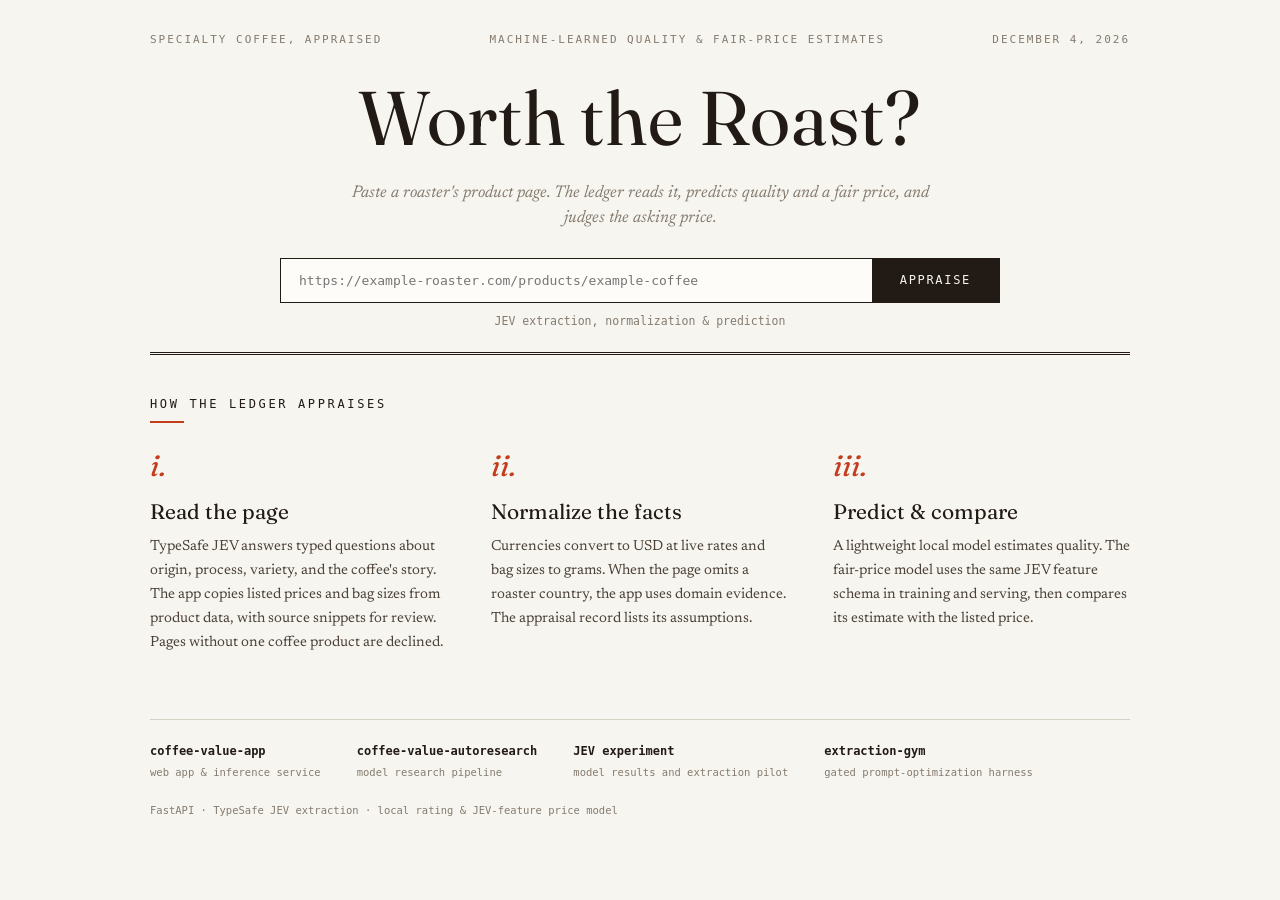
<file: static/index.html>
<!doctype html>
<html lang="en">
  <head>
    <meta charset="utf-8" />
    <meta name="viewport" content="width=device-width, initial-scale=1" />
    <title>Worth the Roast?</title>
    <link rel="preconnect" href="https://fonts.googleapis.com" />
    <link rel="preconnect" href="https://fonts.gstatic.com" crossorigin />
    <link
      href="https://fonts.googleapis.com/css2?family=Fraunces:ital,opsz,wght@0,9..144,300..700;1,9..144,300..700&family=Newsreader:ital,opsz,wght@0,6..72,400..600;1,6..72,400..600&display=swap"
      rel="stylesheet"
    />
    <link rel="stylesheet" href="/static/styles.css?v=ledger3" />
  </head>
  <body>
    <div class="sheet">
      <header class="masthead">
        <div class="issue-line">
          <span>Specialty Coffee, Appraised</span>
          <span>Machine-learned quality &amp; fair-price estimates</span>
          <span id="issueDate">—</span>
        </div>
        <h1>Worth the Roast?</h1>
        <p class="sub">Paste a roaster's product page. The ledger reads it, predicts quality and a fair price, and judges the asking price.</p>
        <form class="subscribe" id="analyzeForm">
          <input
            id="urlInput"
            name="url"
            type="url"
            placeholder="https://example-roaster.com/products/example-coffee"
            autocomplete="url"
            required
          />
          <button type="submit" id="analyzeButton">Appraise</button>
        </form>
        <p class="subscribe-note" id="statusNote">JEV extraction, normalization &amp; prediction</p>
      </header>

      <section class="appraisal hidden" id="appraisal">
        <div class="headline" id="headline">
          <div class="headline-copy">
            <p class="kicker" id="kicker">The Verdict</p>
            <h2 class="verdict" id="verdictHead">Appraising…</h2>
            <p class="dek" id="verdictDek"></p>
            <p class="caveat hidden" id="caveat"></p>
          </div>
          <aside class="score-block" id="scoreBlock">
            <div class="label">Predicted Rating</div>
            <div class="score"><span id="scoreValue">—</span><small>/100</small></div>
            <div class="grade" id="scoreGrade">—</div>
            <div class="interval" id="scoreInterval">—</div>
          </aside>
        </div>

        <div class="columns" id="columns">
          <div>
            <h3 class="col-title">Tasting &amp; Provenance</h3>
            <table class="ledger" id="ledgerTable"></table>
          </div>
          <div>
            <h3 class="col-title">The Price Question</h3>
            <div class="tariff">
              <div class="tariff-row">
                <div class="name">Listed price<small id="listedMeta">—</small></div>
                <div class="amt" id="listedAmt">—</div>
              </div>
              <div class="tariff-row">
                <div class="name">Predicted fair price<small id="fairMeta">—</small></div>
                <div class="amt" id="fairAmt">—</div>
              </div>
              <div class="tariff-row result">
                <div class="name">Premium over fair<small>listed vs. predicted fair price</small></div>
                <div class="amt" id="premiumAmt">—</div>
              </div>
              <div class="scale hidden" id="priceScale" role="img">
                <div class="scale-track">
                  <span class="scale-band"></span>
                  <span class="scale-tick" style="left: 0"></span>
                  <span class="scale-tick" style="left: 30%"></span>
                  <span class="scale-tick" style="left: 50%"></span>
                  <span class="scale-tick" style="left: 70%"></span>
                  <span class="scale-tick" style="left: 100%"></span>
                  <span class="scale-needle" id="scaleNeedle"></span>
                </div>
                <div class="scale-labels">
                  <span class="lo">−50% under</span>
                  <span class="mid">fair band ±20%</span>
                  <span class="hi">over +50%</span>
                </div>
              </div>
              <div class="tariff-foot" id="tariffFoot"></div>
            </div>
          </div>
        </div>

        <section class="record">
          <h3 class="col-title">Appraisal Record <span class="col-note">— what the pipeline saw, assumed &amp; predicted</span></h3>
          <div class="log" id="recordLog" aria-live="polite"></div>
        </section>

        <section class="appendix">
          <div class="appendix-head">
            <h3 class="col-title">Appendix</h3>
            <div class="tabs" role="tablist">
              <button class="tab active" type="button" data-tab="json">Analysis JSON</button>
              <button class="tab" type="button" data-tab="snippets">Source snippets</button>
              <button class="tab" type="button" data-tab="input">Model input</button>
            </div>
            <button class="ghost-button" type="button" id="toggleAppendix" aria-expanded="false">Show</button>
          </div>
          <pre class="code-block hidden" id="appendixContent">{}</pre>
        </section>
      </section>

      <section class="method">
        <h3 class="col-title">How the Ledger Appraises</h3>
        <div class="method-grid">
          <div class="method-item">
            <div class="roman">i.</div>
            <h4>Read the page</h4>
            <p>
              TypeSafe JEV answers typed questions about origin, process, variety, and the coffee's story.
              The app copies listed prices and bag sizes from product data, with source snippets for review.
              Pages without one coffee product are declined.
            </p>
          </div>
          <div class="method-item">
            <div class="roman">ii.</div>
            <h4>Normalize the facts</h4>
            <p>
              Currencies convert to USD at live rates and bag sizes to grams. When the page omits a roaster
              country, the app uses domain evidence. The appraisal record lists its assumptions.
            </p>
          </div>
          <div class="method-item">
            <div class="roman">iii.</div>
            <h4>Predict &amp; compare</h4>
            <p>
              A lightweight local model estimates quality. The fair-price model uses the same JEV feature
              schema in training and serving, then compares its estimate with the listed price.
            </p>
          </div>
        </div>
      </section>

      <footer class="colophon">
        <div class="colophon-links">
          <a href="https://github.com/jintaili/coffee-value-app" target="_blank" rel="noopener noreferrer">
            <strong>coffee-value-app</strong><span>web app &amp; inference service</span>
          </a>
          <a href="https://github.com/jintaili/coffee-value-autoresearch" target="_blank" rel="noopener noreferrer">
            <strong>coffee-value-autoresearch</strong><span>model research pipeline</span>
          </a>
          <a href="/static/jev/jev-results-showcase.html">
            <strong>JEV experiment</strong><span>model results and extraction pilot</span>
          </a>
          <a href="https://github.com/jintaili/extraction-gym" target="_blank" rel="noopener noreferrer">
            <strong>extraction-gym</strong><span>gated prompt-optimization harness</span>
          </a>
        </div>
        <div class="colophon-note" id="colophonModels">
          FastAPI · TypeSafe JEV extraction · local rating &amp; JEV-feature price model
        </div>
      </footer>
    </div>

    <script src="/static/app.js?v=jev1"></script>
  </body>
</html>
</file>
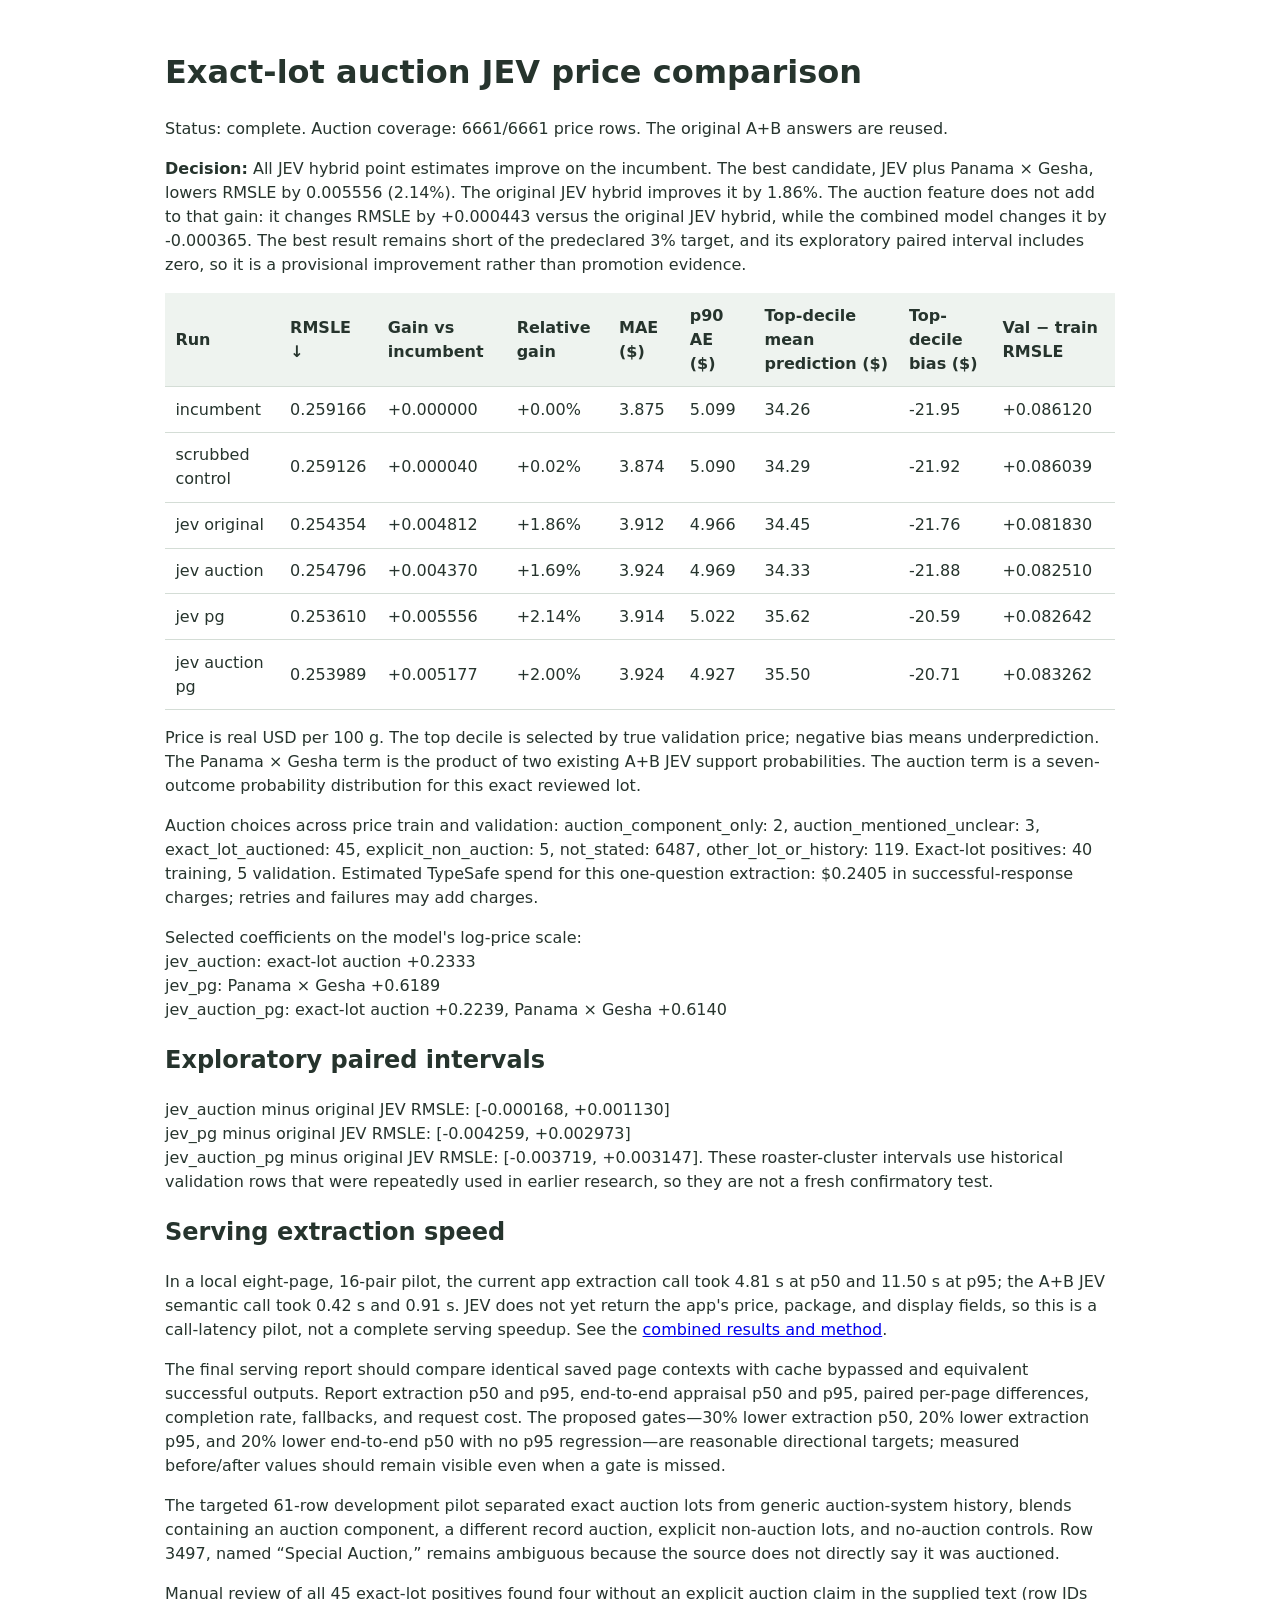
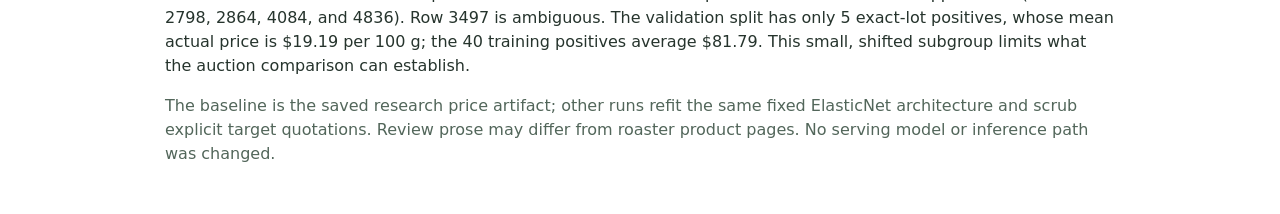
<file: static/jev/jev-auction-results.html>
<!doctype html><html lang="en"><head><meta charset="utf-8"><meta name="viewport" content="width=device-width,initial-scale=1"><title>Exact-lot auction JEV price comparison</title><style>body{font:16px/1.5 system-ui;max-width:950px;margin:3rem auto;padding:0 1rem;color:#26342d}table{border-collapse:collapse;width:100%}th,td{padding:.65rem;border-bottom:1px solid #d4ddd6;text-align:left}th{background:#eef3ef}.small{color:#52665a}@media(max-width:650px){table{display:block;overflow-x:auto}}</style></head><body>
<h1>Exact-lot auction JEV price comparison</h1><p>Status: complete. Auction coverage: 6661/6661 price rows. The original A+B answers are reused.</p>
<p><strong>Decision:</strong> All JEV hybrid point estimates improve on the incumbent. The best candidate, JEV plus Panama × Gesha, lowers RMSLE by 0.005556 (2.14%). The original JEV hybrid improves it by 1.86%. The auction feature does not add to that gain: it changes RMSLE by +0.000443 versus the original JEV hybrid, while the combined model changes it by -0.000365. The best result remains short of the predeclared 3% target, and its exploratory paired interval includes zero, so it is a provisional improvement rather than promotion evidence.</p>
<table><thead><tr><th>Run</th><th>RMSLE ↓</th><th>Gain vs incumbent</th><th>Relative gain</th><th>MAE ($)</th><th>p90 AE ($)</th><th>Top-decile mean prediction ($)</th><th>Top-decile bias ($)</th><th>Val − train RMSLE</th></tr></thead><tbody><tr><td>incumbent</td><td>0.259166</td><td>+0.000000</td><td>+0.00%</td><td>3.875</td><td>5.099</td><td>34.26</td><td>-21.95</td><td>+0.086120</td></tr><tr><td>scrubbed control</td><td>0.259126</td><td>+0.000040</td><td>+0.02%</td><td>3.874</td><td>5.090</td><td>34.29</td><td>-21.92</td><td>+0.086039</td></tr><tr><td>jev original</td><td>0.254354</td><td>+0.004812</td><td>+1.86%</td><td>3.912</td><td>4.966</td><td>34.45</td><td>-21.76</td><td>+0.081830</td></tr><tr><td>jev auction</td><td>0.254796</td><td>+0.004370</td><td>+1.69%</td><td>3.924</td><td>4.969</td><td>34.33</td><td>-21.88</td><td>+0.082510</td></tr><tr><td>jev pg</td><td>0.253610</td><td>+0.005556</td><td>+2.14%</td><td>3.914</td><td>5.022</td><td>35.62</td><td>-20.59</td><td>+0.082642</td></tr><tr><td>jev auction pg</td><td>0.253989</td><td>+0.005177</td><td>+2.00%</td><td>3.924</td><td>4.927</td><td>35.50</td><td>-20.71</td><td>+0.083262</td></tr></tbody></table>
<p>Price is real USD per 100 g. The top decile is selected by true validation price; negative bias means underprediction. The Panama × Gesha term is the product of two existing A+B JEV support probabilities. The auction term is a seven-outcome probability distribution for this exact reviewed lot.</p>
<p>Auction choices across price train and validation: auction_component_only: 2, auction_mentioned_unclear: 3, exact_lot_auctioned: 45, explicit_non_auction: 5, not_stated: 6487, other_lot_or_history: 119. Exact-lot positives: 40 training, 5 validation. Estimated TypeSafe spend for this one-question extraction: $0.2405 in successful-response charges; retries and failures may add charges.</p>
<p>Selected coefficients on the model's log-price scale:<br>jev_auction: exact-lot auction +0.2333<br>jev_pg: Panama × Gesha +0.6189<br>jev_auction_pg: exact-lot auction +0.2239, Panama × Gesha +0.6140</p>
<h2>Exploratory paired intervals</h2><p>jev_auction minus original JEV RMSLE: [-0.000168, +0.001130]<br>jev_pg minus original JEV RMSLE: [-0.004259, +0.002973]<br>jev_auction_pg minus original JEV RMSLE: [-0.003719, +0.003147]. These roaster-cluster intervals use historical validation rows that were repeatedly used in earlier research, so they are not a fresh confirmatory test.</p>
<h2>Serving extraction speed</h2><p>In a local eight-page, 16-pair pilot, the current app extraction call took 4.81 s at p50 and 11.50 s at p95; the A+B JEV semantic call took 0.42 s and 0.91 s. JEV does not yet return the app's price, package, and display fields, so this is a call-latency pilot, not a complete serving speedup. See the <a href='jev-results-showcase.html'>combined results and method</a>.</p>
<p>The final serving report should compare identical saved page contexts with cache bypassed and equivalent successful outputs. Report extraction p50 and p95, end-to-end appraisal p50 and p95, paired per-page differences, completion rate, fallbacks, and request cost. The proposed gates—30% lower extraction p50, 20% lower extraction p95, and 20% lower end-to-end p50 with no p95 regression—are reasonable directional targets; measured before/after values should remain visible even when a gate is missed.</p>
<p>The targeted 61-row development pilot separated exact auction lots from generic auction-system history, blends containing an auction component, a different record auction, explicit non-auction lots, and no-auction controls. Row 3497, named “Special Auction,” remains ambiguous because the source does not directly say it was auctioned.</p>
<p>Manual review of all 45 exact-lot positives found four without an explicit auction claim in the supplied text (row IDs 2798, 2864, 4084, and 4836). Row 3497 is ambiguous. The validation split has only 5 exact-lot positives, whose mean actual price is $19.19 per 100 g; the 40 training positives average $81.79. This small, shifted subgroup limits what the auction comparison can establish.</p>
<p class="small">The baseline is the saved research price artifact; other runs refit the same fixed ElasticNet architecture and scrub explicit target quotations. Review prose may differ from roaster product pages. No serving model or inference path was changed.</p>
</body></html>
</file>
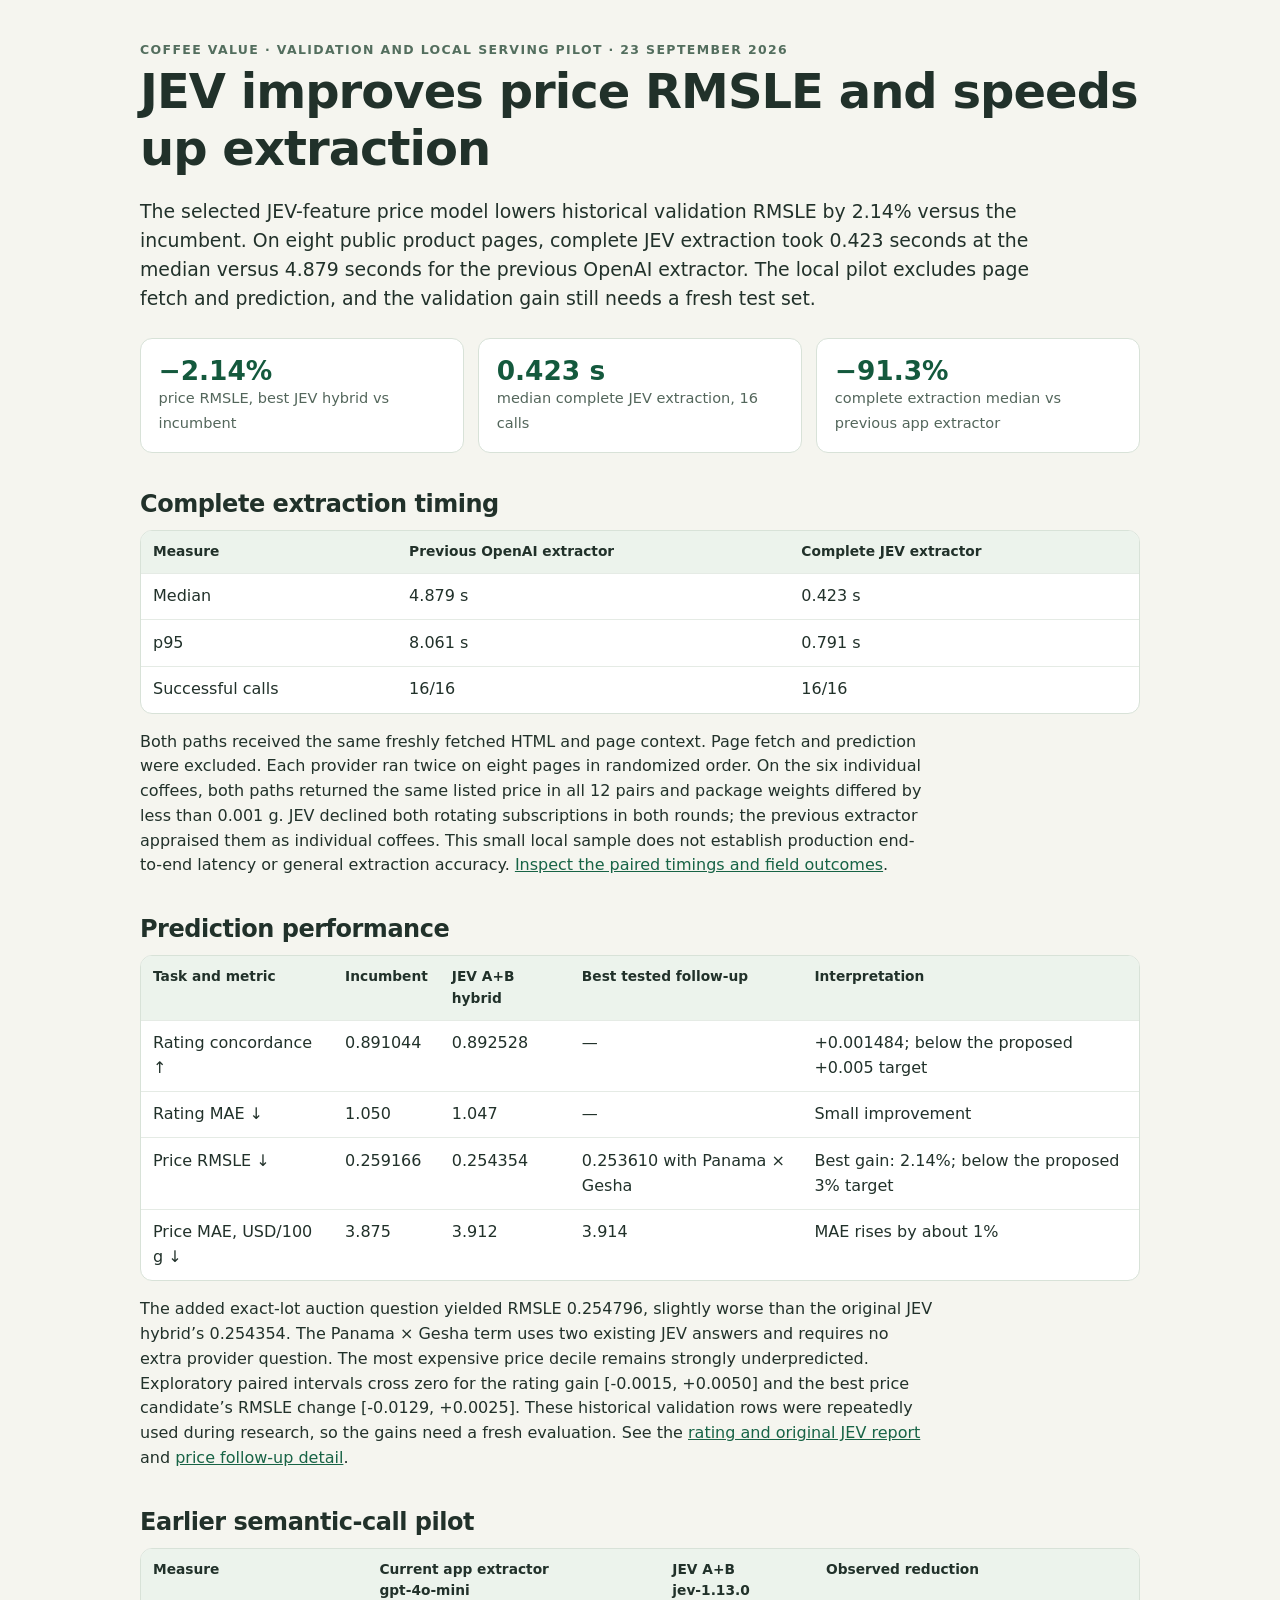
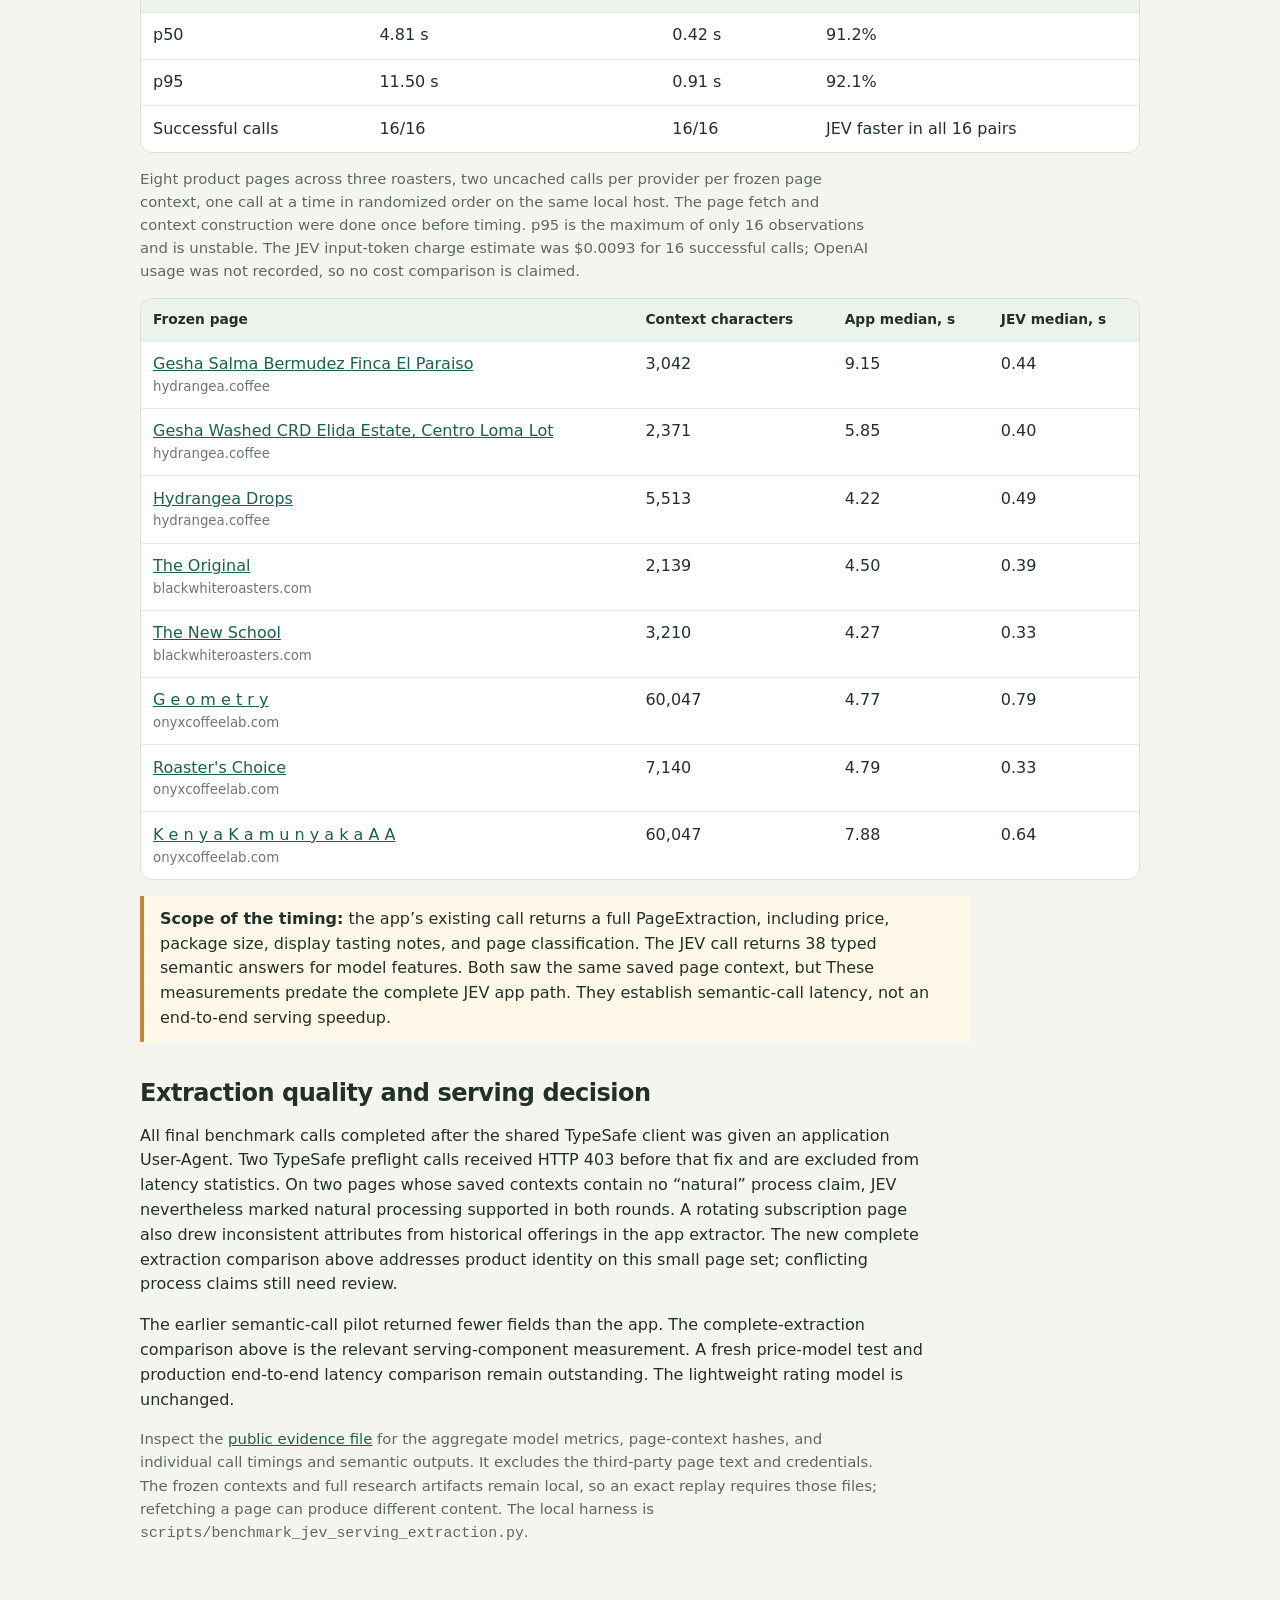
<file: static/jev/jev-results-showcase.html>
<!doctype html>
<html lang="en"><head><meta charset="utf-8"><meta name="viewport" content="width=device-width, initial-scale=1">
<title>JEV price validation and complete extraction timing</title>
<style>
:root { color-scheme: light; }
body { margin: 0; background: #f5f5ef; color: #21312a; font: 16px/1.55 system-ui, sans-serif; }
main { max-width: 1000px; margin: 0 auto; padding: 2.5rem 1.2rem 5rem; }
h1,h2 { line-height: 1.2; letter-spacing: -.02em; } h1 { font-size: clamp(2rem,5vw,3rem); margin: .2rem 0 1rem; }
h2 { margin: 2.3rem 0 .7rem; } p { max-width: 78ch; }
.eyebrow { color: #536e5e; font-size: .78rem; font-weight: 700; letter-spacing: .11em; text-transform: uppercase; }
.lead { font-size: 1.18rem; max-width: 76ch; }
.cards { display: grid; grid-template-columns: repeat(auto-fit,minmax(230px,1fr)); gap: .9rem; margin: 1.5rem 0; }
.card { background: white; border: 1px solid #d8e2d8; border-radius: 12px; padding: 1rem 1.1rem; }
.card strong { display:block; font-size: 1.65rem; line-height: 1.2; color: #14593d; }
.card span { color:#53665b; font-size:.91rem; }
.table-wrap { overflow-x:auto; background:white; border:1px solid #d8e2d8; border-radius:12px; }
table { width:100%; border-collapse:collapse; min-width:660px; } th,td { padding:.65rem .75rem; text-align:left; border-bottom:1px solid #e5ebe5; vertical-align:top; }
th { background:#ecf3ec; font-size:.86rem; } tr:last-child td { border-bottom:0; } td small { display:block; color:#6a786f; }
.note { border-left:4px solid #c6883a; background:#fff8e8; padding:.7rem 1rem; }
.muted { color:#5b6a60; font-size:.93rem; } a { color:#176345; }
</style></head><body><main>
<div class="eyebrow">Coffee value · validation and local serving pilot · 23 September 2026</div>
<h1>JEV improves price RMSLE and speeds up extraction</h1>
<p class="lead">The selected JEV-feature price model lowers historical validation RMSLE by 2.14% versus the incumbent. On eight public product pages, complete JEV extraction took 0.423 seconds at the median versus 4.879 seconds for the previous OpenAI extractor. The local pilot excludes page fetch and prediction, and the validation gain still needs a fresh test set.</p>
<div class="cards">
  <div class="card"><strong>−2.14%</strong><span>price RMSLE, best JEV hybrid vs incumbent</span></div>
  <div class="card"><strong>0.423 s</strong><span>median complete JEV extraction, 16 calls</span></div>
  <div class="card"><strong>−91.3%</strong><span>complete extraction median vs previous app extractor</span></div>
</div>
<h2>Complete extraction timing</h2>
<div class="table-wrap"><table><thead><tr><th>Measure</th><th>Previous OpenAI extractor</th><th>Complete JEV extractor</th></tr></thead><tbody>
<tr><td>Median</td><td>4.879 s</td><td>0.423 s</td></tr>
<tr><td>p95</td><td>8.061 s</td><td>0.791 s</td></tr>
<tr><td>Successful calls</td><td>16/16</td><td>16/16</td></tr>
</tbody></table></div>
<p>Both paths received the same freshly fetched HTML and page context. Page fetch and prediction were excluded. Each provider ran twice on eight pages in randomized order. On the six individual coffees, both paths returned the same listed price in all 12 pairs and package weights differed by less than 0.001 g. JEV declined both rotating subscriptions in both rounds; the previous extractor appraised them as individual coffees. This small local sample does not establish production end-to-end latency or general extraction accuracy. <a href="jev-complete-extraction-data.json">Inspect the paired timings and field outcomes</a>.</p>
<h2>Prediction performance</h2>
<div class="table-wrap"><table><thead><tr><th>Task and metric</th><th>Incumbent</th><th>JEV A+B hybrid</th><th>Best tested follow-up</th><th>Interpretation</th></tr></thead><tbody>
<tr><td>Rating concordance ↑</td><td>0.891044</td><td>0.892528</td><td>—</td><td>+0.001484; below the proposed +0.005 target</td></tr>
<tr><td>Rating MAE ↓</td><td>1.050</td><td>1.047</td><td>—</td><td>Small improvement</td></tr>
<tr><td>Price RMSLE ↓</td><td>0.259166</td><td>0.254354</td><td>0.253610 with Panama × Gesha</td><td>Best gain: 2.14%; below the proposed 3% target</td></tr>
<tr><td>Price MAE, USD/100 g ↓</td><td>3.875</td><td>3.912</td><td>3.914</td><td>MAE rises by about 1%</td></tr>
</tbody></table></div>
<p>The added exact-lot auction question yielded RMSLE 0.254796, slightly worse than the original JEV hybrid’s 0.254354. The Panama × Gesha term uses two existing JEV answers and requires no extra provider question. The most expensive price decile remains strongly underpredicted. Exploratory paired intervals cross zero for the rating gain [-0.0015, +0.0050] and the best price candidate’s RMSLE change [-0.0129, +0.0025]. These historical validation rows were repeatedly used during research, so the gains need a fresh evaluation. See the <a href="jev-training-results.html">rating and original JEV report</a> and <a href="jev-auction-results.html">price follow-up detail</a>.</p>
<h2>Earlier semantic-call pilot</h2>
<div class="table-wrap"><table><thead><tr><th>Measure</th><th>Current app extractor<br>gpt-4o-mini</th><th>JEV A+B<br>jev-1.13.0</th><th>Observed reduction</th></tr></thead><tbody>
<tr><td>p50</td><td>4.81 s</td><td>0.42 s</td><td>91.2%</td></tr>
<tr><td>p95</td><td>11.50 s</td><td>0.91 s</td><td>92.1%</td></tr>
<tr><td>Successful calls</td><td>16/16</td><td>16/16</td><td>JEV faster in all 16 pairs</td></tr>
</tbody></table></div>
<p class="muted">Eight product pages across three roasters, two uncached calls per provider per frozen page context, one call at a time in randomized order on the same local host. The page fetch and context construction were done once before timing. p95 is the maximum of only 16 observations and is unstable. The JEV input-token charge estimate was $0.0093 for 16 successful calls; OpenAI usage was not recorded, so no cost comparison is claimed.</p>
<div class="table-wrap"><table><thead><tr><th>Frozen page</th><th>Context characters</th><th>App median, s</th><th>JEV median, s</th></tr></thead><tbody><tr><td><a href="https://hydrangea.coffee/products/salma-bermudez">Gesha Salma Bermudez Finca El Paraiso</a><small>hydrangea.coffee</small></td><td>3,042</td><td>9.15</td><td>0.44</td></tr><tr><td><a href="https://hydrangea.coffee/products/gesha-washed-crd-elida-estate-centro-loma-lot">Gesha Washed CRD Elida Estate, Centro Loma Lot</a><small>hydrangea.coffee</small></td><td>2,371</td><td>5.85</td><td>0.40</td></tr><tr><td><a href="https://hydrangea.coffee/products/sub">Hydrangea Drops</a><small>hydrangea.coffee</small></td><td>5,513</td><td>4.22</td><td>0.49</td></tr><tr><td><a href="https://www.blackwhiteroasters.com/products/the-original-1">The Original</a><small>blackwhiteroasters.com</small></td><td>2,139</td><td>4.50</td><td>0.39</td></tr><tr><td><a href="https://www.blackwhiteroasters.com/products/r-the-new-school">The New School</a><small>blackwhiteroasters.com</small></td><td>3,210</td><td>4.27</td><td>0.33</td></tr><tr><td><a href="https://onyxcoffeelab.com/products/geometry">G e o m e t r y</a><small>onyxcoffeelab.com</small></td><td>60,047</td><td>4.77</td><td>0.79</td></tr><tr><td><a href="https://onyxcoffeelab.com/products/roasters-choice">Roaster&#x27;s Choice</a><small>onyxcoffeelab.com</small></td><td>7,140</td><td>4.79</td><td>0.33</td></tr><tr><td><a href="https://onyxcoffeelab.com/products/kenya-kamunyaka-aa">K e n y a K a m u n y a k a A A</a><small>onyxcoffeelab.com</small></td><td>60,047</td><td>7.88</td><td>0.64</td></tr></tbody></table></div>
<p class="note"><strong>Scope of the timing:</strong> the app’s existing call returns a full PageExtraction, including price, package size, display tasting notes, and page classification. The JEV call returns 38 typed semantic answers for model features. Both saw the same saved page context, but These measurements predate the complete JEV app path. They establish semantic-call latency, not an end-to-end serving speedup.</p>
<h2>Extraction quality and serving decision</h2>
<p>All final benchmark calls completed after the shared TypeSafe client was given an application User-Agent. Two TypeSafe preflight calls received HTTP 403 before that fix and are excluded from latency statistics. On two pages whose saved contexts contain no “natural” process claim, JEV nevertheless marked natural processing supported in both rounds. A rotating subscription page also drew inconsistent attributes from historical offerings in the app extractor. The new complete extraction comparison above addresses product identity on this small page set; conflicting process claims still need review.</p>
<p>The earlier semantic-call pilot returned fewer fields than the app. The complete-extraction comparison above is the relevant serving-component measurement. A fresh price-model test and production end-to-end latency comparison remain outstanding. The lightweight rating model is unchanged.</p>
<p class="muted">Inspect the <a href="jev-results-data.json">public evidence file</a> for the aggregate model metrics, page-context hashes, and individual call timings and semantic outputs. It excludes the third-party page text and credentials. The frozen contexts and full research artifacts remain local, so an exact replay requires those files; refetching a page can produce different content. The local harness is <code>scripts/benchmark_jev_serving_extraction.py</code>.</p>
</main></body></html>
</file>
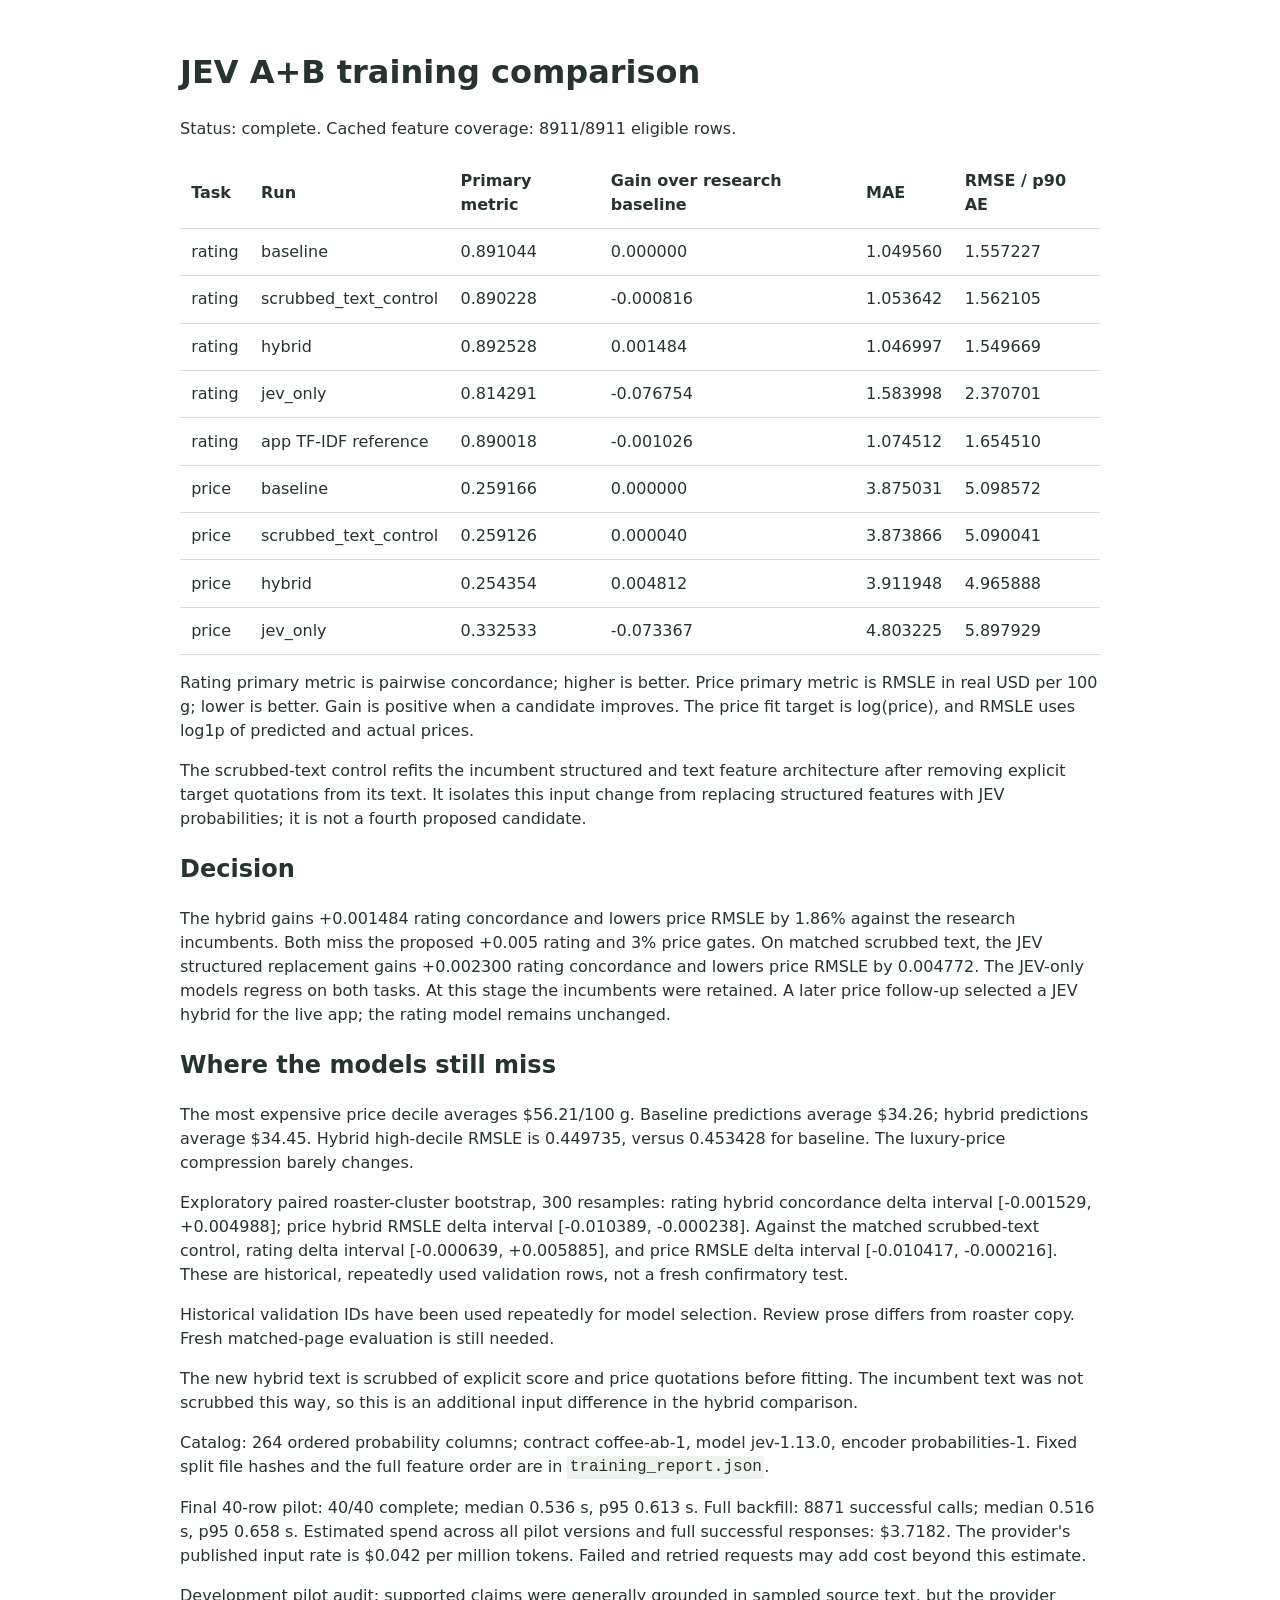
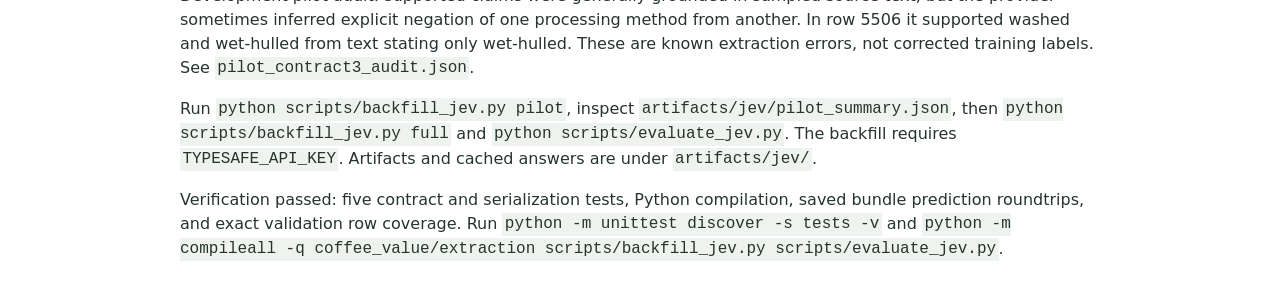
<file: static/jev/jev-training-results.html>
<!doctype html><html lang="en"><meta charset="utf-8"><title>JEV A+B training comparison</title>
<style>body{font:16px/1.5 system-ui;max-width:920px;margin:3rem auto;padding:0 1rem;color:#26342d}table{border-collapse:collapse;width:100%}th,td{padding:.7rem;border-bottom:1px solid #d4ddd6;text-align:left}code{background:#eef3ef;padding:.15rem}</style>
<h1>JEV A+B training comparison</h1><p>Status: complete. Cached feature coverage: 8911/8911 eligible rows.</p>
<table><thead><tr><th>Task</th><th>Run</th><th>Primary metric</th><th>Gain over research baseline</th><th>MAE</th><th>RMSE / p90 AE</th></tr></thead><tbody><tr><td>rating</td><td>baseline</td><td>0.891044</td><td>0.000000</td><td>1.049560</td><td>1.557227</td></tr><tr><td>rating</td><td>scrubbed_text_control</td><td>0.890228</td><td>-0.000816</td><td>1.053642</td><td>1.562105</td></tr><tr><td>rating</td><td>hybrid</td><td>0.892528</td><td>0.001484</td><td>1.046997</td><td>1.549669</td></tr><tr><td>rating</td><td>jev_only</td><td>0.814291</td><td>-0.076754</td><td>1.583998</td><td>2.370701</td></tr><tr><td>rating</td><td>app TF-IDF reference</td><td>0.890018</td><td>-0.001026</td><td>1.074512</td><td>1.654510</td></tr><tr><td>price</td><td>baseline</td><td>0.259166</td><td>0.000000</td><td>3.875031</td><td>5.098572</td></tr><tr><td>price</td><td>scrubbed_text_control</td><td>0.259126</td><td>0.000040</td><td>3.873866</td><td>5.090041</td></tr><tr><td>price</td><td>hybrid</td><td>0.254354</td><td>0.004812</td><td>3.911948</td><td>4.965888</td></tr><tr><td>price</td><td>jev_only</td><td>0.332533</td><td>-0.073367</td><td>4.803225</td><td>5.897929</td></tr></tbody></table>
<p>Rating primary metric is pairwise concordance; higher is better. Price primary metric is RMSLE in real USD per 100 g; lower is better. Gain is positive when a candidate improves. The price fit target is log(price), and RMSLE uses log1p of predicted and actual prices.</p>
<p>The scrubbed-text control refits the incumbent structured and text feature architecture after removing explicit target quotations from its text. It isolates this input change from replacing structured features with JEV probabilities; it is not a fourth proposed candidate.</p>
<h2>Decision</h2><p>The hybrid gains +0.001484 rating concordance and lowers price RMSLE by 1.86% against the research incumbents. Both miss the proposed +0.005 rating and 3% price gates. On matched scrubbed text, the JEV structured replacement gains +0.002300 rating concordance and lowers price RMSLE by 0.004772. The JEV-only models regress on both tasks. At this stage the incumbents were retained. A later price follow-up selected a JEV hybrid for the live app; the rating model remains unchanged.</p><h2>Where the models still miss</h2><p>The most expensive price decile averages $56.21/100 g. Baseline predictions average $34.26; hybrid predictions average $34.45. Hybrid high-decile RMSLE is 0.449735, versus 0.453428 for baseline. The luxury-price compression barely changes.</p><p>Exploratory paired roaster-cluster bootstrap, 300 resamples: rating hybrid concordance delta interval [-0.001529, +0.004988]; price hybrid RMSLE delta interval [-0.010389, -0.000238]. Against the matched scrubbed-text control, rating delta interval [-0.000639, +0.005885], and price RMSLE delta interval [-0.010417, -0.000216]. These are historical, repeatedly used validation rows, not a fresh confirmatory test.</p>
<p>Historical validation IDs have been used repeatedly for model selection. Review prose differs from roaster copy. Fresh matched-page evaluation is still needed.</p><p>The new hybrid text is scrubbed of explicit score and price quotations before fitting. The incumbent text was not scrubbed this way, so this is an additional input difference in the hybrid comparison.</p>
<p>Catalog: 264 ordered probability columns; contract coffee-ab-1, model jev-1.13.0, encoder probabilities-1. Fixed split file hashes and the full feature order are in <code>training_report.json</code>.</p>
<p>Final 40-row pilot: 40/40 complete; median 0.536 s, p95 0.613 s. Full backfill: 8871 successful calls; median 0.516 s, p95 0.658 s. Estimated spend across all pilot versions and full successful responses: $3.7182. The provider's published input rate is $0.042 per million tokens. Failed and retried requests may add cost beyond this estimate.</p>
<p>Development pilot audit: supported claims were generally grounded in sampled source text, but the provider sometimes inferred explicit negation of one processing method from another. In row 5506 it supported washed and wet-hulled from text stating only wet-hulled. These are known extraction errors, not corrected training labels. See <code>pilot_contract3_audit.json</code>.</p>
<p>Run <code>python scripts/backfill_jev.py pilot</code>, inspect <code>artifacts/jev/pilot_summary.json</code>, then <code>python scripts/backfill_jev.py full</code> and <code>python scripts/evaluate_jev.py</code>. The backfill requires <code>TYPESAFE_API_KEY</code>. Artifacts and cached answers are under <code>artifacts/jev/</code>.</p>
<p>Verification passed: five contract and serialization tests, Python compilation, saved bundle prediction roundtrips, and exact validation row coverage. Run <code>python -m unittest discover -s tests -v</code> and <code>python -m compileall -q coffee_value/extraction scripts/backfill_jev.py scripts/evaluate_jev.py</code>.</p>
</html>
</file>
<file: static/styles.css>
:root {
  --paper: #f6f5f0;
  --card: #fdfcf9;
  --ink: #221a14;
  --body: #4c4238;
  --faint: #857b6f;
  --rule: #d8d2c6;
  --rule-dot: #cfc8ba;
  --leaf: #2e5339;
  --vermilion: #c33d1d;
  --amber: #a06b12;
  --serif: "Fraunces", "Didot", "Baskerville", Georgia, serif;
  --text: "Newsreader", "Hoefler Text", Georgia, serif;
  --mono: "SF Mono", ui-monospace, Menlo, Consolas, monospace;
}

* {
  box-sizing: border-box;
}

body {
  margin: 0;
  background: var(--paper);
  color: var(--ink);
  font-family: var(--text);
  font-size: 17px;
  line-height: 1.5;
}

.sheet {
  max-width: 1060px;
  margin: 0 auto;
  padding: 32px 40px 72px;
}

.hidden {
  display: none !important;
}

/* ---------- Masthead ---------- */

.masthead {
  text-align: center;
  border-bottom: 3px double var(--ink);
  padding-bottom: 22px;
}

.issue-line {
  display: flex;
  justify-content: space-between;
  gap: 12px;
  font-family: var(--mono);
  font-size: 11px;
  letter-spacing: 0.18em;
  text-transform: uppercase;
  color: var(--faint);
}

.masthead h1 {
  font-family: var(--serif);
  font-size: clamp(42px, 7vw, 76px);
  font-weight: 400;
  letter-spacing: 0.01em;
  margin: 12px 0 6px;
  text-wrap: balance;
}

.masthead .sub {
  font-style: italic;
  color: var(--faint);
  font-size: 17px;
  margin: 0 auto;
  max-width: 62ch;
}

.subscribe {
  display: flex;
  margin: 26px auto 0;
  max-width: 720px;
  border: 1px solid var(--ink);
  background: var(--card);
}

.subscribe input {
  flex: 1;
  min-width: 0;
  border: 0;
  background: transparent;
  padding: 14px 18px;
  font-family: var(--mono);
  font-size: 13px;
  color: var(--ink);
}

.subscribe input:focus-visible,
.subscribe button:focus-visible,
.tab:focus-visible,
.ghost-button:focus-visible,
a:focus-visible {
  outline: 2px solid var(--leaf);
  outline-offset: 2px;
}

.subscribe button {
  border: 0;
  background: var(--ink);
  color: var(--paper);
  font-family: var(--mono);
  letter-spacing: 0.14em;
  text-transform: uppercase;
  font-size: 12px;
  padding: 0 28px;
  cursor: pointer;
}

.subscribe button:hover:not(:disabled) {
  background: var(--leaf);
}

.subscribe button:disabled {
  background: var(--faint);
  cursor: wait;
}

.subscribe-note {
  font-family: var(--mono);
  font-size: 11.5px;
  color: var(--faint);
  margin: 10px 0 0;
  min-height: 1.4em;
}

.subscribe-note.is-error {
  color: var(--vermilion);
}

/* ---------- Headline & score ---------- */

.headline {
  display: grid;
  grid-template-columns: 1fr 260px;
  gap: 48px;
  align-items: end;
  margin-top: 52px;
}

.kicker {
  font-family: var(--mono);
  font-size: 12px;
  letter-spacing: 0.22em;
  text-transform: uppercase;
  color: var(--leaf);
  margin: 0 0 14px;
}

.verdict {
  font-family: var(--serif);
  font-size: clamp(36px, 5.5vw, 62px);
  line-height: 1.04;
  font-weight: 400;
  margin: 0;
  text-wrap: balance;
}

.verdict em {
  font-style: italic;
}

.verdict .good {
  color: var(--leaf);
}

.verdict .bad {
  color: var(--vermilion);
}

.dek {
  font-size: 19px;
  line-height: 1.55;
  color: var(--body);
  max-width: 56ch;
  margin: 20px 0 0;
}

.dek strong {
  font-weight: 600;
}

.dek .delta-under {
  color: var(--leaf);
}

.dek .delta-over {
  color: var(--vermilion);
}

.caveat {
  font-family: var(--mono);
  font-size: 12px;
  color: var(--amber);
  border-left: 3px solid var(--amber);
  padding-left: 12px;
  margin: 18px 0 0;
  max-width: 60ch;
  line-height: 1.7;
}

.score-block {
  text-align: center;
  border-left: 1px solid var(--rule);
  padding-left: 40px;
}

.score-block .label {
  font-family: var(--mono);
  font-size: 11px;
  letter-spacing: 0.2em;
  text-transform: uppercase;
  color: var(--faint);
}

.score {
  font-family: var(--serif);
  font-size: 132px;
  line-height: 0.95;
  font-variant-numeric: tabular-nums;
}

.score small {
  font-size: 26px;
  color: var(--faint);
}

.score-block .grade {
  font-style: italic;
  font-size: 17px;
  color: var(--leaf);
}

.score-block .interval {
  font-family: var(--mono);
  font-size: 11px;
  color: var(--faint);
  margin-top: 6px;
}

/* Non-coffee & error appraisals hide the coffee-specific furniture */

.appraisal.no-result .score-block,
.appraisal.no-result .columns {
  display: none;
}

.appraisal.is-pending .headline,
.appraisal.is-pending .columns {
  opacity: 0.45;
}

/* ---------- Columns: ledger & tariff ---------- */

.columns {
  display: grid;
  grid-template-columns: 1.4fr 1fr;
  gap: 56px;
  margin-top: 56px;
  border-top: 1px solid var(--ink);
  padding-top: 32px;
}

.col-title {
  font-family: var(--mono);
  font-size: 12px;
  letter-spacing: 0.22em;
  text-transform: uppercase;
  font-weight: 500;
  color: var(--ink);
  margin: 0 0 20px;
}

.col-title::after {
  content: "";
  display: block;
  width: 34px;
  border-bottom: 2px solid var(--vermilion);
  margin-top: 8px;
}

.col-note {
  text-transform: none;
  letter-spacing: 0.04em;
  color: var(--faint);
  font-weight: 400;
}

.ledger {
  border-collapse: collapse;
  width: 100%;
}

.ledger td {
  padding: 9px 0;
  border-bottom: 1px dotted var(--rule-dot);
  vertical-align: baseline;
}

.ledger td:first-child {
  font-family: var(--mono);
  font-size: 11px;
  letter-spacing: 0.12em;
  text-transform: uppercase;
  color: var(--faint);
  width: 38%;
  padding-right: 14px;
}

.ledger td:last-child {
  font-size: 16.5px;
}

.ledger tr.notes td:last-child {
  font-style: italic;
  font-size: 18px;
}

.ledger td .none {
  color: var(--faint);
}

.tariff {
  border: 1px solid var(--ink);
  padding: 24px 28px;
  background: var(--card);
}

.tariff-row {
  display: flex;
  flex-wrap: wrap;
  justify-content: space-between;
  align-items: baseline;
  gap: 4px 16px;
  padding: 12px 0;
  border-bottom: 1px solid var(--rule);
}

.tariff-row .name {
  font-size: 15px;
}

.tariff-row .name small {
  display: block;
  font-family: var(--mono);
  font-size: 10.5px;
  color: var(--faint);
  margin-top: 3px;
  line-height: 1.6;
}

.tariff-row .amt {
  font-family: var(--serif);
  font-size: 30px;
  white-space: nowrap;
  font-variant-numeric: tabular-nums;
}

.tariff-row.result {
  border-top: 2px solid var(--ink);
  border-bottom: none;
  margin-top: 8px;
  padding-top: 18px;
}

.tariff-row.result .amt.delta-over {
  color: var(--vermilion);
}

.tariff-row.result .amt.delta-under {
  color: var(--leaf);
}

.scale {
  margin-top: 22px;
}

.scale-track {
  position: relative;
  height: 14px;
}

.scale-track::before {
  content: "";
  position: absolute;
  left: 0;
  right: 0;
  top: 50%;
  border-top: 1px solid var(--rule);
}

.scale-band {
  position: absolute;
  left: 30%;
  width: 40%;
  top: 0;
  bottom: 0;
  background: url("data:image/svg+xml,%3Csvg xmlns='http://www.w3.org/2000/svg' width='6' height='6'%3E%3Cpath d='M0 6L6 0M-1.5 1.5L1.5 -1.5M4.5 7.5L7.5 4.5' stroke='%23cfc8ba' stroke-width='1'/%3E%3C/svg%3E") repeat;
}

.scale-tick {
  position: absolute;
  top: 0;
  bottom: 0;
  width: 1px;
  margin-left: -0.5px;
  background: var(--rule);
}

.scale-needle {
  position: absolute;
  top: -3px;
  bottom: -3px;
  width: 2px;
  margin-left: -1px;
  color: var(--ink);
  background: currentColor;
  transition: left 0.6s ease;
}

.scale-needle.delta-under {
  color: var(--leaf);
}

.scale-needle.delta-over {
  color: var(--vermilion);
}

/* delta beyond ±50%: needle sits at the edge with an outward arrowhead */
.scale-needle.clamped-high::after,
.scale-needle.clamped-low::after {
  content: "";
  position: absolute;
  top: 50%;
  margin-top: -4px;
  border: 4px solid transparent;
}

.scale-needle.clamped-high::after {
  left: 4px;
  border-left-color: currentColor;
}

.scale-needle.clamped-low::after {
  right: 4px;
  border-right-color: currentColor;
}

@media (prefers-reduced-motion: reduce) {
  .scale-needle {
    transition: none;
  }
}

.scale-labels {
  position: relative;
  height: 14px;
  font-family: var(--mono);
  font-size: 10px;
  line-height: 14px;
  letter-spacing: 0.08em;
  text-transform: uppercase;
  color: var(--faint);
  margin-top: 7px;
}

.scale-labels span {
  position: absolute;
  top: 0;
  white-space: nowrap;
}

.scale-labels .lo {
  left: 0;
}

.scale-labels .mid {
  left: 50%;
  transform: translateX(-50%);
}

.scale-labels .hi {
  right: 0;
}

.tariff-foot {
  font-family: var(--mono);
  font-size: 10.5px;
  color: var(--faint);
  margin-top: 14px;
  line-height: 1.7;
}

/* ---------- Appraisal record (log) ---------- */

.record {
  margin-top: 56px;
  border-top: 1px solid var(--ink);
  padding-top: 32px;
}

.log {
  background: #14110d;
  color: #c9c2b6;
  font-family: var(--mono);
  font-size: 12px;
  line-height: 2;
  padding: 18px 22px;
  overflow-x: auto;
  min-height: 60px;
}

.log .line {
  white-space: pre-wrap;
  word-break: break-word;
}

.log .t {
  color: #6d655a;
  display: inline-block;
  min-width: 62px;
}

.log .ok {
  color: #8fce9f;
}

.log .warn {
  color: #e0b568;
}

.log .err {
  color: #e78a75;
}

.log .dim {
  color: #6d655a;
}

.log .line.working::after {
  content: "…";
  animation: working 1.2s steps(4, end) infinite;
}

@keyframes working {
  0% { content: ""; }
  33% { content: "."; }
  66% { content: ".."; }
  100% { content: "..."; }
}

@media (prefers-reduced-motion: reduce) {
  .log .line.working::after {
    animation: none;
    content: "…";
  }
}

/* ---------- Appendix ---------- */

.appendix {
  margin-top: 44px;
}

.appendix-head {
  display: flex;
  align-items: baseline;
  gap: 20px;
  flex-wrap: wrap;
}

.appendix-head .col-title {
  margin: 0;
}

.appendix-head .col-title::after {
  display: none;
}

.tabs {
  display: flex;
  gap: 4px;
}

.tab {
  font-family: var(--mono);
  font-size: 11px;
  letter-spacing: 0.08em;
  text-transform: uppercase;
  background: transparent;
  border: 1px solid var(--rule);
  color: var(--faint);
  padding: 5px 12px;
  cursor: pointer;
}

.tab.active {
  border-color: var(--ink);
  color: var(--ink);
  background: var(--card);
}

.ghost-button {
  font-family: var(--mono);
  font-size: 11px;
  letter-spacing: 0.08em;
  text-transform: uppercase;
  background: transparent;
  border: none;
  color: var(--leaf);
  cursor: pointer;
  text-decoration: underline;
  text-underline-offset: 3px;
  margin-left: auto;
}

.code-block {
  background: var(--card);
  border: 1px solid var(--rule);
  padding: 18px 22px;
  font-family: var(--mono);
  font-size: 11.5px;
  line-height: 1.7;
  overflow-x: auto;
  margin: 16px 0 0;
  max-height: 480px;
  overflow-y: auto;
}

/* ---------- Method & colophon ---------- */

.method {
  margin-top: 72px;
  border-top: 3px double var(--ink);
  padding-top: 30px;
}

/* idle state: no appraisal between masthead and method, one rule is enough */
.appraisal.hidden + .method {
  border-top: none;
  margin-top: 40px;
  padding-top: 0;
}

.method-grid {
  display: grid;
  grid-template-columns: repeat(3, 1fr);
  gap: 44px;
}

.method-item .roman {
  font-family: var(--serif);
  font-style: italic;
  font-size: 30px;
  color: var(--vermilion);
}

.method-item h4 {
  font-family: var(--serif);
  font-size: 21px;
  font-weight: 400;
  margin: 8px 0;
}

.method-item p {
  font-size: 14.5px;
  line-height: 1.65;
  color: var(--body);
  margin: 0;
}

.colophon {
  margin-top: 64px;
  border-top: 1px solid var(--rule);
  padding-top: 22px;
}

.colophon-links {
  display: flex;
  gap: 36px;
  flex-wrap: wrap;
}

.colophon-links a {
  text-decoration: none;
  color: var(--ink);
}

.colophon-links a strong {
  font-family: var(--mono);
  font-size: 12px;
  display: block;
}

.colophon-links a span {
  font-family: var(--mono);
  font-size: 10.5px;
  color: var(--faint);
}

.colophon-links a:hover strong {
  color: var(--leaf);
  text-decoration: underline;
  text-underline-offset: 3px;
}

.colophon-note {
  font-family: var(--mono);
  font-size: 10.5px;
  color: var(--faint);
  margin-top: 16px;
  line-height: 1.8;
}

/* ---------- Responsive ---------- */

@media (max-width: 860px) {
  .sheet {
    padding: 24px 20px 56px;
  }

  .issue-line span:nth-child(2) {
    display: none;
  }

  .headline,
  .columns,
  .method-grid {
    grid-template-columns: 1fr;
    gap: 32px;
  }

  .score-block {
    border-left: 0;
    border-top: 1px solid var(--rule);
    padding: 24px 0 0;
  }

  .score {
    font-size: 96px;
  }
}
</file>
